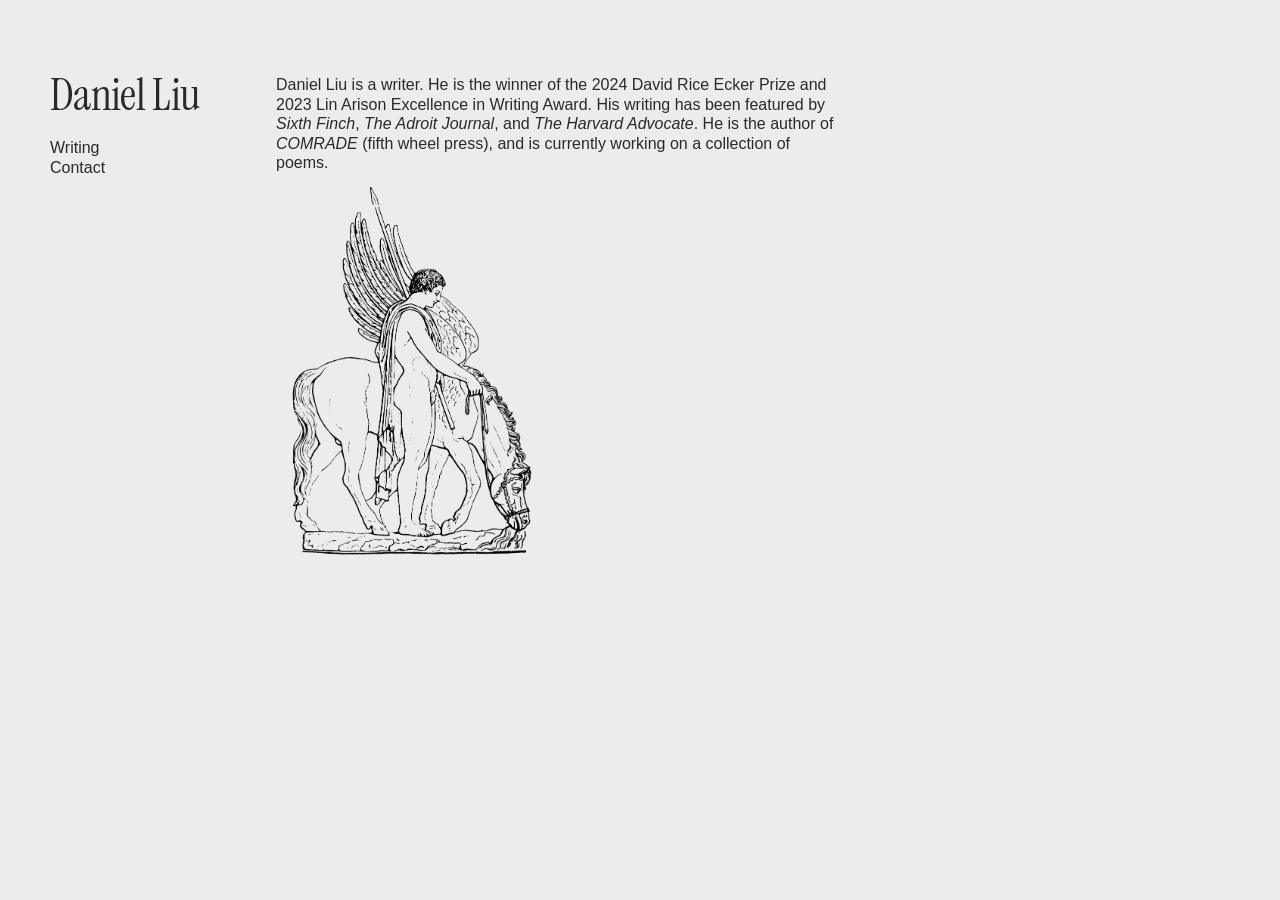
<file: index.html>
<!DOCTYPE html>
<html lang="en">
<head>
  <meta charset="UTF-8" />
  <meta name="viewport" content="width=device-width, initial-scale=1.0" />
  <title>Daniel Liu</title>
  <link rel="preconnect" href="https://fonts.googleapis.com">
  <link rel="preconnect" href="https://fonts.gstatic.com" crossorigin>
  <link href="https://fonts.googleapis.com/css2?family=Cormorant+Garamond:wght@400;500&display=swap" rel="stylesheet">
  <link rel="stylesheet" href="styles.css" />
</head>
<body>
  <main class="site-shell">
    <aside class="sidebar">
      <a class="site-title" href="index.html">Daniel Liu</a>
      <nav class="nav" aria-label="Main navigation">
        <a href="writing.html">Writing</a>
        <a href="contact.html">Contact</a>
      </nav>
    </aside>

    <section class="content">
      <div class="home-copy">
        <p>Daniel Liu is a writer. He is the winner of the 2024 David Rice Ecker Prize and 2023 Lin Arison Excellence in Writing Award. His writing has been featured by <em>Sixth Finch</em>, <em>The Adroit Journal</em>, and <em>The Harvard Advocate</em>. He is the author of <em>COMRADE</em> (fifth wheel press), and is currently working on a collection of poems.</p>
      </div>
      <div class="artwork">
        <img src="bellerophon.png" alt="Classical illustration" />
      </div>
    </section>
  </main>
</body>
</html>
</file>
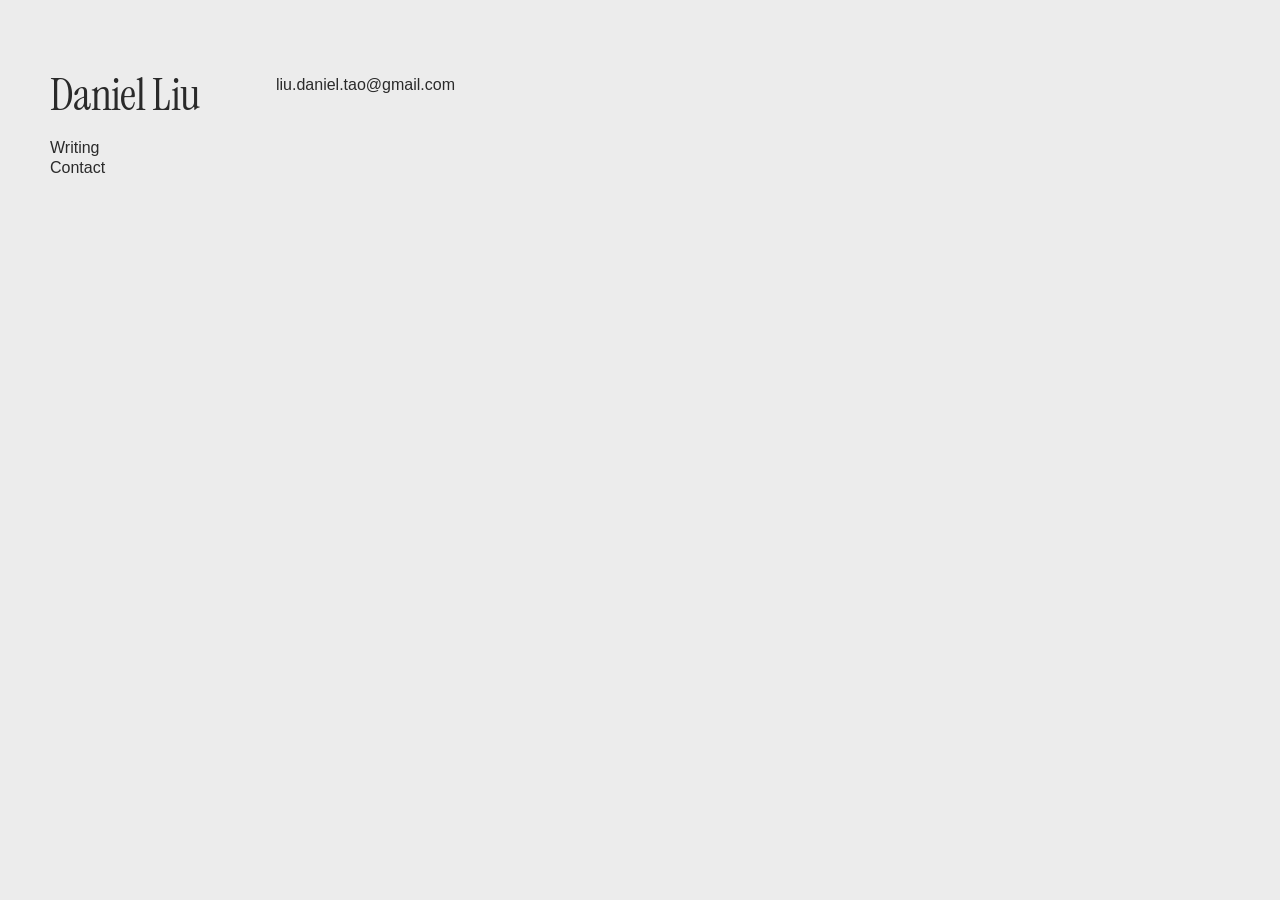
<file: contact.html>
<!DOCTYPE html>
<html lang="en">
<head>
  <meta charset="UTF-8" />
  <meta name="viewport" content="width=device-width, initial-scale=1.0" />
  <title>Contact — Daniel Liu</title>
  <link rel="preconnect" href="https://fonts.googleapis.com">
  <link rel="preconnect" href="https://fonts.gstatic.com" crossorigin>
  <link href="https://fonts.googleapis.com/css2?family=Cormorant+Garamond:wght@400;500&display=swap" rel="stylesheet">
  <link rel="stylesheet" href="styles.css" />
</head>
<body>
  <main class="site-shell">
    <aside class="sidebar">
      <a class="site-title" href="index.html">Daniel Liu</a>
      <nav class="nav" aria-label="Main navigation">
        <a href="writing.html">Writing</a>
        <a href="contact.html">Contact</a>
      </nav>
    </aside>

    <section class="content">
      <p class="contact-email"><a href="mailto:liu.daniel.tao@gmail.com">liu.daniel.tao@gmail.com</a></p>
    </section>
  </main>
</body>
</html>
</file>
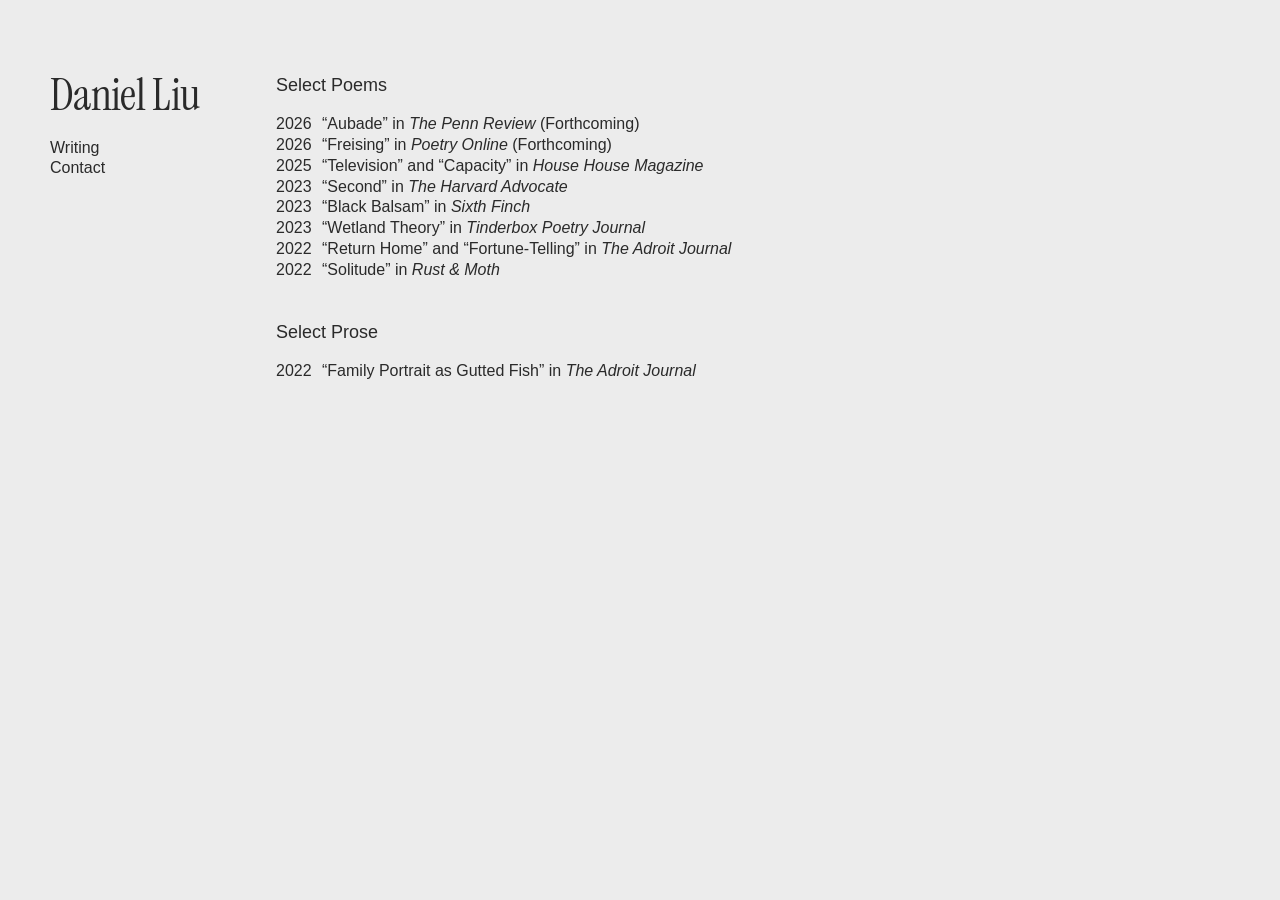
<file: writing.html>
<!DOCTYPE html>
<html lang="en">
<head>
  <meta charset="UTF-8" />
  <meta name="viewport" content="width=device-width, initial-scale=1.0" />
  <title>Writing — Daniel Liu</title>
  <link rel="preconnect" href="https://fonts.googleapis.com">
  <link rel="preconnect" href="https://fonts.gstatic.com" crossorigin>
  <link href="https://fonts.googleapis.com/css2?family=Cormorant+Garamond:wght@400;500&display=swap" rel="stylesheet">
  <link rel="stylesheet" href="styles.css" />
</head>
<body>
  <main class="site-shell">
    <aside class="sidebar">
      <a class="site-title" href="index.html">Daniel Liu</a>
      <nav class="nav" aria-label="Main navigation">
        <a href="writing.html">Writing</a>
        <a href="contact.html">Contact</a>
      </nav>
    </aside>

    <section class="content writing-page">
      <div class="writing-section">
        <h1 class="section-title">Select Poems</h1>
        <div class="entry-list">
          <div class="entry"><span class="year">2026</span><span>“Aubade” in <em>The Penn Review</em> (Forthcoming)</span></div>
          <div class="entry"><span class="year">2026</span><span>“Freising” in <em>Poetry Online</em> (Forthcoming)</span></div>
          <div class="entry"><span class="year">2025</span><span><a href="https://www.househousemagazine.com/televisionandcapacity" target="_blank" rel="noopener noreferrer">“Television” and “Capacity” in <em>House House Magazine</em></a></span></div>
          <div class="entry"><span class="year">2023</span><span><a href="https://www.theharvardadvocate.com/content/second" target="_blank" rel="noopener noreferrer">“Second” in <em>The Harvard Advocate</em></a></span></div>
          <div class="entry"><span class="year">2023</span><span><a href="https://sixthfinch.com/liu1.html" target="_blank" rel="noopener noreferrer">“Black Balsam” in <em>Sixth Finch</em></a></span></div>
          <div class="entry"><span class="year">2023</span><span><a href="https://tinderboxpoetry.com/wetland-theory" target="_blank" rel="noopener noreferrer">“Wetland Theory” in <em>Tinderbox Poetry Journal</em></a></span></div>
          <div class="entry"><span class="year">2022</span><span><a href="https://theadroitjournal.org/issue-forty-two/daniel-liu/" target="_blank" rel="noopener noreferrer">“Return Home” and “Fortune-Telling” in <em>The Adroit Journal</em></a></span></div>
          <div class="entry"><span class="year">2022</span><span><a href="https://rustandmoth.com/work/solitude/" target="_blank" rel="noopener noreferrer">“Solitude” in <em>Rust &amp; Moth</em></a></span></div>
        </div>
      </div>

      <div class="writing-section">
        <h2 class="section-title">Select Prose</h2>
        <div class="entry-list">
          <div class="entry"><span class="year">2022</span><span><a href="https://theadroitjournal.org/issue-forty-two/daniel-liu-nf" target="_blank" rel="noopener noreferrer">“Family Portrait as Gutted Fish” in <em>The Adroit Journal</em></a></span></div>
        </div>
      </div>
    </section>
  </main>
</body>
</html>
</file>
<file: styles.css>
@import url('https://fonts.googleapis.com/css2?family=Instrument+Serif:ital@0;1&display=swap');

:root {
  --bg: #ececec;
  --text: #2a2a2a;
  --sidebar-width: 180px;
  --left-pad: 50px;
  --top-pad: 72px;
  --body-size: 16px;
  --line-height: 1.22;
}

* { box-sizing: border-box; }
html, body { margin: 0; padding: 0; }
body {
  background: var(--bg);
  color: var(--text);
  font-family: Arial, Helvetica, sans-serif;
  min-height: 100vh;
  -webkit-text-size-adjust: 100%;
}

a { color: inherit; text-decoration: none; }
a:hover { opacity: 1; }

.site-shell {
  display: grid;
  grid-template-columns: var(--sidebar-width) minmax(0, 1fr);
  gap: 46px;
  padding: var(--top-pad) 32px 48px var(--left-pad);
  max-width: 1280px;
}

.sidebar {
  padding-top: 2px;
}

.site-title {
  display: inline-block;
  font-family: "Instrument Serif", Georgia, serif;
  font-size: 45px;
  line-height: 0.95;
  font-weight: 400;
  margin: 0 0 22px 0;
  letter-spacing: -0.015em;
}

.nav {
  display: flex;
  flex-direction: column;
  gap: 2px;
  font-size: 16px;
}

.nav a.active {
  text-decoration: none;
}

.content {
  max-width: 780px;
  min-width: 0;
  font-size: var(--body-size);
  line-height: var(--line-height);
}

.home-copy {
  max-width: 560px;
  font-size: 16px;
  line-height: 1.22;
  margin-top: 3px;
}

.home-copy p {
  margin: 0;
}

.artwork {
  margin-top: 8px;
  margin-left: 8px;
}

.artwork img {
  width: 255px;
  max-width: 100%;
  height: auto;
  display: block;
}

.contact-email {
  font-size: 16px;
  margin-top: 3px;
  overflow-wrap: anywhere;
}

.writing-page {
  max-width: 820px;
}

.writing-section {
  margin-top: 3px;
}

.writing-section + .writing-section {
  margin-top: 42px;
}

.section-title {
  font-size: 18px;
  font-weight: 400;
  margin: 0 0 18px 0;
}

.entry-list {
  display: grid;
  gap: 2px;
}

.entry {
  display: grid;
  grid-template-columns: 46px minmax(0, 1fr);
  column-gap: 0;
  align-items: baseline;
  font-size: 16px;
  line-height: 1.18;
}

.entry .year {
  width: 46px;
}

.entry span:last-child,
.entry a {
  min-width: 0;
}

.entry a {
  overflow-wrap: anywhere;
}

.entry em {
  font-style: italic;
}

@media (max-width: 900px) {
  .site-shell {
    grid-template-columns: 1fr;
    gap: 28px;
    padding: 32px 20px 36px 20px;
  }

  .sidebar {
    padding-top: 0;
  }

  .site-title {
    font-size: 40px;
    margin-bottom: 16px;
  }

  .nav {
    gap: 4px;
  }

  .content,
  .writing-page,
  .home-copy {
    max-width: 100%;
  }

  .home-copy,
  .contact-email,
  .entry,
  .nav,
  .section-title {
    font-size: 15px;
  }

  .section-title {
    margin-bottom: 14px;
  }

  .entry {
    grid-template-columns: 44px minmax(0, 1fr);
    row-gap: 1px;
    line-height: 1.22;
  }

  .entry .year {
    width: 44px;
  }

  .writing-section + .writing-section {
    margin-top: 32px;
  }

  .artwork {
    margin-left: 0;
    margin-top: 24px;
  }

  .artwork img {
    width: min(255px, 72vw);
  }
}

@media (max-width: 480px) {
  .site-shell {
    padding: 24px 16px 28px 16px;
    gap: 22px;
  }

  .site-title {
    font-size: 34px;
    margin-bottom: 14px;
  }

  .home-copy,
  .contact-email,
  .entry,
  .nav,
  .section-title {
    font-size: 14px;
  }

  .entry {
    grid-template-columns: 40px minmax(0, 1fr);
  }

  .entry .year {
    width: 40px;
  }

  .artwork img {
    width: min(235px, 78vw);
  }
}
</file>
